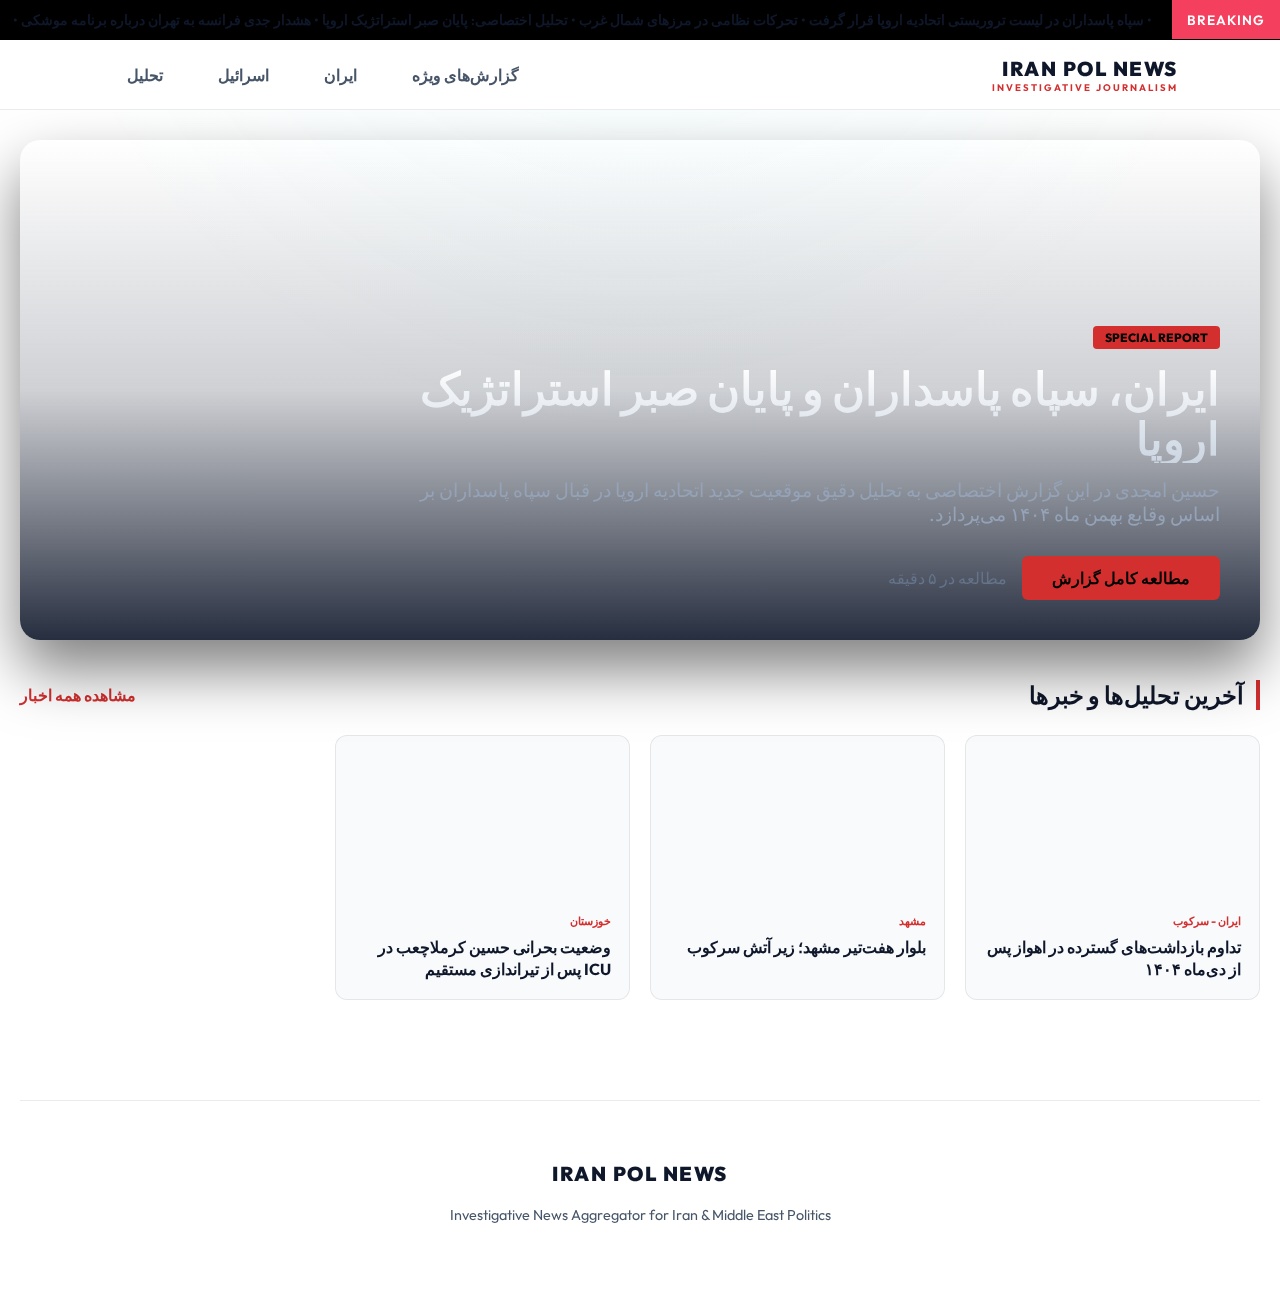
<file: preview/index.html>
<!DOCTYPE html>
<html lang="fa" dir="rtl">

<head>
    <meta charset="UTF-8">
    <meta name="viewport" content="width=device-width, initial-scale=1.0">
    <title>IRAN POL NEWS | PREMIUM REDESIGN</title>
    <link rel="stylesheet" href="style.css">
</head>

<body>
    <!-- Advanced Ticker -->
    <div class="ticker-bar">
        <div class="ticker-label">Breaking</div>
        <div class="ticker-scroll">
            <div class="ticker-items">
                • سپاه پاسداران در لیست تروریستی اتحادیه اروپا قرار گرفت • تحرکات نظامی در مرزهای شمال غرب • تحلیل
                اختصاصی: پایان صبر استراتژیک اروپا • هشدار جدی فرانسه به تهران درباره برنامه موشکی •
            </div>
        </div>
    </div>

    <!-- Premium Header -->
    <header>
        <div class="logo-wrap">
            <div class="logo-main">IRAN POL NEWS</div>
            <div class="logo-sub">Investigative Journalism</div>
        </div>

        <nav>
            <!-- گزارش ویژه -->
            <div class="nav-link">
                گزارش‌های ویژه
                <div class="mega-container">
                    <a href="https://iranpolnews.blogspot.com/2026/02/blog-post_8365.html" class="mega-item">
                        <div class="mega-thumb"
                            style="background-image: url('https://eutoday.net/wp-content/uploads/2026/01/ChatGPT-Image-Jan-29-2026-at-11_09_24-PM.jpg');">
                        </div>
                        <div class="mega-title">سپاه و پایان صبر اروپا؛ یادداشت حسین امجدی</div>
                    </a>
                    <a href="https://iranpolnews.blogspot.com/2026/02/blog-post_4262.html" class="mega-item">
                        <div class="mega-thumb"
                            style="background-image: url('https://img.freepik.com/free-photo/diverse-crowd-protest-back-view_23-2148780137.jpg');">
                        </div>
                        <div class="mega-title">۱۶۳ کودک و نوجوان در انقلاب ملی کشته شدند</div>
                    </a>
                    <a href="https://iranpolnews.blogspot.com/2026/02/blog-post_461.html" class="mega-item">
                        <div class="mega-thumb"
                            style="background-image: url('https://img.freepik.com/free-photo/night-city-street-with-neon-lights_23-2148906368.jpg');">
                        </div>
                        <div class="mega-title">بلوار هفت‌تیر مشهد و شب‌های سرکوب شهروندان</div>
                    </a>
                    <a href="https://iranpolnews.blogspot.com/2026/02/blog-post_06.html" class="mega-item">
                        <div class="mega-thumb"
                            style="background-image: url('https://img.freepik.com/free-photo/gallows-wooden-structure-concept_23-2149354060.jpg');">
                        </div>
                        <div class="mega-title">اعدام ۱۹ زندانی در زندان‌های سراسر کشور</div>
                    </a>
                </div>
            </div>

            <!-- ایران -->
            <div class="nav-link">
                ایران
                <div class="mega-container" style="grid-template-columns: repeat(3, 1fr);">
                    <a href="https://iranpolnews.blogspot.com/2026/02/blog-post_493.html" class="mega-item">
                        <div class="mega-thumb"
                            style="background-image: url('https://img.freepik.com/free-photo/handcuffs-criminal-concept_23-2148810006.jpg');">
                        </div>
                        <div class="mega-title">بازداشت گسترده شهروندان اهواز پس از اعتراضات</div>
                    </a>
                    <a href="https://iranpolnews.blogspot.com/2026/02/icu.html" class="mega-item">
                        <div class="mega-thumb"
                            style="background-image: url('https://img.freepik.com/free-photo/hospital-room-with-empty-bed_23-2148902096.jpg');">
                        </div>
                        <div class="mega-title">تیراندازی به حسین کرملاچعب؛ انتقال به ICU</div>
                    </a>
                    <a href="https://iranpolnews.blogspot.com/2026/02/blog-post_330.html" class="mega-item">
                        <div class="mega-thumb"
                            style="background-image: url('https://img.freepik.com/free-photo/women-protesting-iran_23-2149724108.jpg');">
                        </div>
                        <div class="mega-title">رقص اعتراضی مادران جان‌باختگان؛ گزارش عفو بین‌الملل</div>
                    </a>
                </div>
            </div>

            <a href="#" class="nav-link">اسرائیل</a>
            <a href="#" class="nav-link">تحلیل</a>
        </nav>
    </header>

    <div class="container">
        <!-- Cinematic Hero -->
        <div class="hero-section">
            <div class="hero-img"></div>
            <div class="hero-overlay">
                <div class="hero-tag">Special Report</div>
                <h1 class="hero-title">ایران، سپاه پاسداران و پایان صبر استراتژیک اروپا</h1>
                <p style="color: #94a3b8; font-size: 1.2em; max-width: 800px; margin-bottom: 30px;">
                    حسین امجدی در این گزارش اختصاصی به تحلیل دقیق موقعیت جدید اتحادیه اروپا در قبال سپاه پاسداران بر
                    اساس وقایع بهمن ماه ۱۴۰۴ می‌پردازد.
                </p>
                <div style="display: flex; align-items: center; gap: 15px;">
                    <a href="https://iranpolnews.blogspot.com/2026/02/blog-post_8365.html"
                        style="background: var(--accent); border: none; padding: 12px 30px; border-radius: 6px; font-weight: 800; cursor: pointer; text-decoration: none; color: black;">مطالعه
                        کامل گزارش</a>
                    <span style="color: #64748b;">مطالعه در ۵ دقیقه</span>
                </div>
            </div>
        </div>

        <!-- Latest News Grid -->
        <div class="section-header">
            <h2 class="section-title">آخرین تحلیل‌ها و خبرها</h2>
            <a href="https://iranpolnews.blogspot.com/"
                style="color: var(--accent); text-decoration: none; font-weight: 700;">مشاهده همه اخبار</a>
        </div>

        <div class="grid">
            <!-- Card 1 -->
            <div class="card">
                <div class="card-image"
                    style="background-image: url('https://img.freepik.com/free-photo/police-operation-city_23-2148780137.jpg');">
                </div>
                <div class="card-body">
                    <div class="card-meta">ایران - سرکوب</div>
                    <h3 class="card-title">تداوم بازداشت‌های گسترده در اهواز پس از دی‌ماه ۱۴۰۴</h3>
                </div>
            </div>
            <!-- Card 2 -->
            <div class="card">
                <div class="card-image"
                    style="background-image: url('https://img.freepik.com/free-photo/protest-fire-city_23-2148906368.jpg');">
                </div>
                <div class="card-body">
                    <div class="card-meta">مشهد</div>
                    <h3 class="card-title">بلوار هفت‌تیر مشهد؛ زیر آتش سرکوب</h3>
                </div>
            </div>
            <!-- Card 3 -->
            <div class="card">
                <div class="card-image"
                    style="background-image: url('https://img.freepik.com/free-photo/hospital-monitor-with-heart-rate_23-2148902096.jpg');">
                </div>
                <div class="card-body">
                    <div class="card-meta">خوزستان</div>
                    <h3 class="card-title">وضعیت بحرانی حسین کرملاچعب در ICU پس از تیراندازی مستقیم</h3>
                </div>
            </div>
        </div>

        <!-- Footer -->
        <footer style="margin-top: 100px; padding: 60px 0; border-top: 1px solid var(--border); text-align: center;">
            <div class="logo-main" style="margin-bottom: 20px;">IRAN POL NEWS</div>
            <p style="color: var(--text-mid); font-size: 0.9em;">Investigative News Aggregator for Iran & Middle East
                Politics</p>
        </footer>
    </div>
</body>

</html>
</file>
<file: preview/style.css>
@import url('https://fonts.googleapis.com/css2?family=Outfit:wght@300;400;700;900&display=swap');

:root {
    --bg-main: #ffffff;
    --bg-surface: #f8fafc;
    --accent: #d32f2f;
    /* Deep Red for investigative look */
    --accent-alt: #0f172a;
    --gold: #fbbf24;
    --red: #f43f5e;
    --text-high: #0f172a;
    /* Deep Navy/Black */
    --text-mid: #475569;
    /* Slate Grey */
    --glass: rgba(255, 255, 255, 0.95);
    --border: rgba(0, 0, 0, 0.08);
}

* {
    margin: 0;
    padding: 0;
    box-sizing: border-box;
    font-family: 'Outfit', 'Segoe UI', Tahoma, sans-serif;
}

body {
    background-color: var(--bg-main);
    color: var(--text-high);
    direction: rtl;
    overflow-x: hidden;
}

/* Background Ambient Glow */
body::before {
    content: '';
    position: fixed;
    top: 0;
    left: 0;
    width: 100%;
    height: 100%;
    background: radial-gradient(circle at 50% -20%, rgba(34, 211, 238, 0.05) 0%, transparent 50%);
    pointer-events: none;
    z-index: -1;
}

/* Advanced News Ticker */
.ticker-bar {
    background: #000;
    border-bottom: 1px solid var(--border);
    height: 40px;
    display: flex;
    align-items: center;
    font-size: 0.85em;
    font-weight: 600;
}

.ticker-label {
    background: var(--red);
    color: white;
    padding: 0 15px;
    height: 100%;
    display: flex;
    align-items: center;
    text-transform: uppercase;
    letter-spacing: 1px;
}

.ticker-scroll {
    flex: 1;
    overflow: hidden;
    position: relative;
    padding-right: 20px;
}

.ticker-items {
    display: inline-block;
    white-space: nowrap;
    animation: scroll-left 40s linear infinite;
}

@keyframes scroll-left {
    0% {
        transform: translateX(100%);
    }

    100% {
        transform: translateX(-100%);
    }
}

/* Premium Header */
header {
    background: var(--glass);
    backdrop-filter: blur(20px);
    -webkit-backdrop-filter: blur(20px);
    border-bottom: 1px solid var(--border);
    height: 70px;
    padding: 0 8%;
    display: flex;
    justify-content: space-between;
    align-items: center;
    position: sticky;
    top: 0;
    z-index: 1000;
}

.logo-wrap {
    display: flex;
    flex-direction: column;
    gap: 0px;
}

.logo-main {
    font-size: 1.25em;
    font-weight: 900;
    letter-spacing: 1.5px;
    color: #0f172a;
}

.logo-sub {
    font-size: 0.6em;
    color: var(--accent);
    text-transform: uppercase;
    letter-spacing: 2px;
    font-weight: 700;
}

/* Nav & Mega Menu 2.0 */
nav {
    display: flex;
    height: 100%;
    gap: 5px;
}

.nav-link {
    height: 100%;
    display: flex;
    align-items: center;
    padding: 0 25px;
    color: #475569;
    text-decoration: none;
    font-weight: 600;
    transition: all 0.3s ease;
    position: relative;
}

.nav-link::after {
    content: '';
    position: absolute;
    bottom: 0px;
    right: 25px;
    left: 25px;
    height: 3px;
    background: var(--accent);
    transform: scaleX(0);
    transition: transform 0.3s ease;
}

.nav-link:hover {
    color: #000;
}

.nav-link:hover::after {
    transform: scaleX(1);
}

.mega-container {
    position: absolute;
    top: 100%;
    left: 0;
    width: 100vw;
    background: #ffffff;
    border-bottom: 3px solid var(--accent);
    padding: 25px 8%;
    display: grid;
    grid-template-columns: repeat(5, 1fr);
    gap: 20px;
    opacity: 0;
    visibility: hidden;
    transform: translateY(20px);
    transition: all 0.4s cubic-bezier(0.23, 1, 0.32, 1);
    box-shadow: 0 40px 80px rgba(0, 0, 0, 0.15);
}

.nav-link:hover .mega-container {
    opacity: 1;
    visibility: visible;
    transform: translateY(0);
}

.mega-item {
    text-decoration: none;
    display: block;
}

.mega-thumb {
    width: 100%;
    aspect-ratio: 16/9;
    background-size: cover;
    background-position: center;
    border-radius: 6px;
    margin-bottom: 8px;
    border: 1px solid var(--border);
    transition: transform 0.3s ease;
}

.mega-item:hover .mega-thumb {
    transform: translateY(-3px);
    border-color: var(--accent);
}

.mega-title {
    font-size: 0.8em;
    font-weight: 600;
    color: #1a202c;
    line-height: 1.4;
}

/* Cinematic Hero */
.container {
    max-width: 1300px;
    margin: 0 auto;
    padding: 30px 20px;
}

.hero-section {
    position: relative;
    border-radius: 20px;
    overflow: hidden;
    height: 500px;
    margin-bottom: 40px;
    box-shadow: 0 30px 60px rgba(0, 0, 0, 0.5);
}

.hero-img {
    position: absolute;
    top: 0;
    left: 0;
    width: 100%;
    height: 100%;
    background: url('https://eutoday.net/wp-content/uploads/2026/01/ChatGPT-Image-Jan-29-2026-at-11_09_24-PM.jpg') center/cover;
    transition: transform 10s ease;
}

.hero-section:hover .hero-img {
    transform: scale(1.1);
}

.hero-overlay {
    position: absolute;
    bottom: 0;
    left: 0;
    width: 100%;
    height: 100%;
    background: linear-gradient(to top, rgba(15, 23, 42, 0.9) 0%, rgba(15, 23, 42, 0.2) 50%, transparent 100%);
    padding: 40px;
    display: flex;
    flex-direction: column;
    justify-content: flex-end;
}

.hero-tag {
    background: var(--accent);
    color: #000;
    padding: 4px 12px;
    width: fit-content;
    border-radius: 4px;
    font-size: 0.75em;
    font-weight: 800;
    margin-bottom: 15px;
    text-transform: uppercase;
}

.hero-title {
    font-size: 2.8em;
    font-weight: 900;
    max-width: 800px;
    line-height: 1.1;
    margin-bottom: 15px;
    background: linear-gradient(to bottom, #fff, #cbd5e1);
    -webkit-background-clip: text;
    -webkit-text-fill-color: transparent;
}

/* Modern Card Grid */
.section-header {
    display: flex;
    justify-content: space-between;
    align-items: center;
    margin-bottom: 25px;
}

.section-title {
    font-size: 1.5em;
    font-weight: 800;
    border-right: 4px solid var(--accent);
    padding-right: 12px;
}

.grid {
    display: grid;
    grid-template-columns: repeat(auto-fill, minmax(260px, 1fr));
    gap: 20px;
}

.card {
    background: var(--bg-surface);
    border: 1px solid var(--border);
    border-radius: 12px;
    overflow: hidden;
    transition: all 0.4s ease;
}

.card:hover {
    transform: translateY(-8px);
    border-color: rgba(34, 211, 238, 0.3);
    box-shadow: 0 15px 30px rgba(0, 0, 0, 0.4);
}

.card-image {
    width: 100%;
    height: 160px;
    background-size: cover;
    background-position: center;
    transition: transform 0.5s ease;
}

.card:hover .card-image {
    transform: scale(1.05);
}

.card-body {
    padding: 18px;
}

.card-meta {
    font-size: 0.7em;
    color: var(--accent);
    font-weight: 700;
    margin-bottom: 8px;
    text-transform: uppercase;
}

.card-title {
    font-size: 1em;
    font-weight: 700;
    line-height: 1.4;
    color: var(--text-high);
}
</file>
